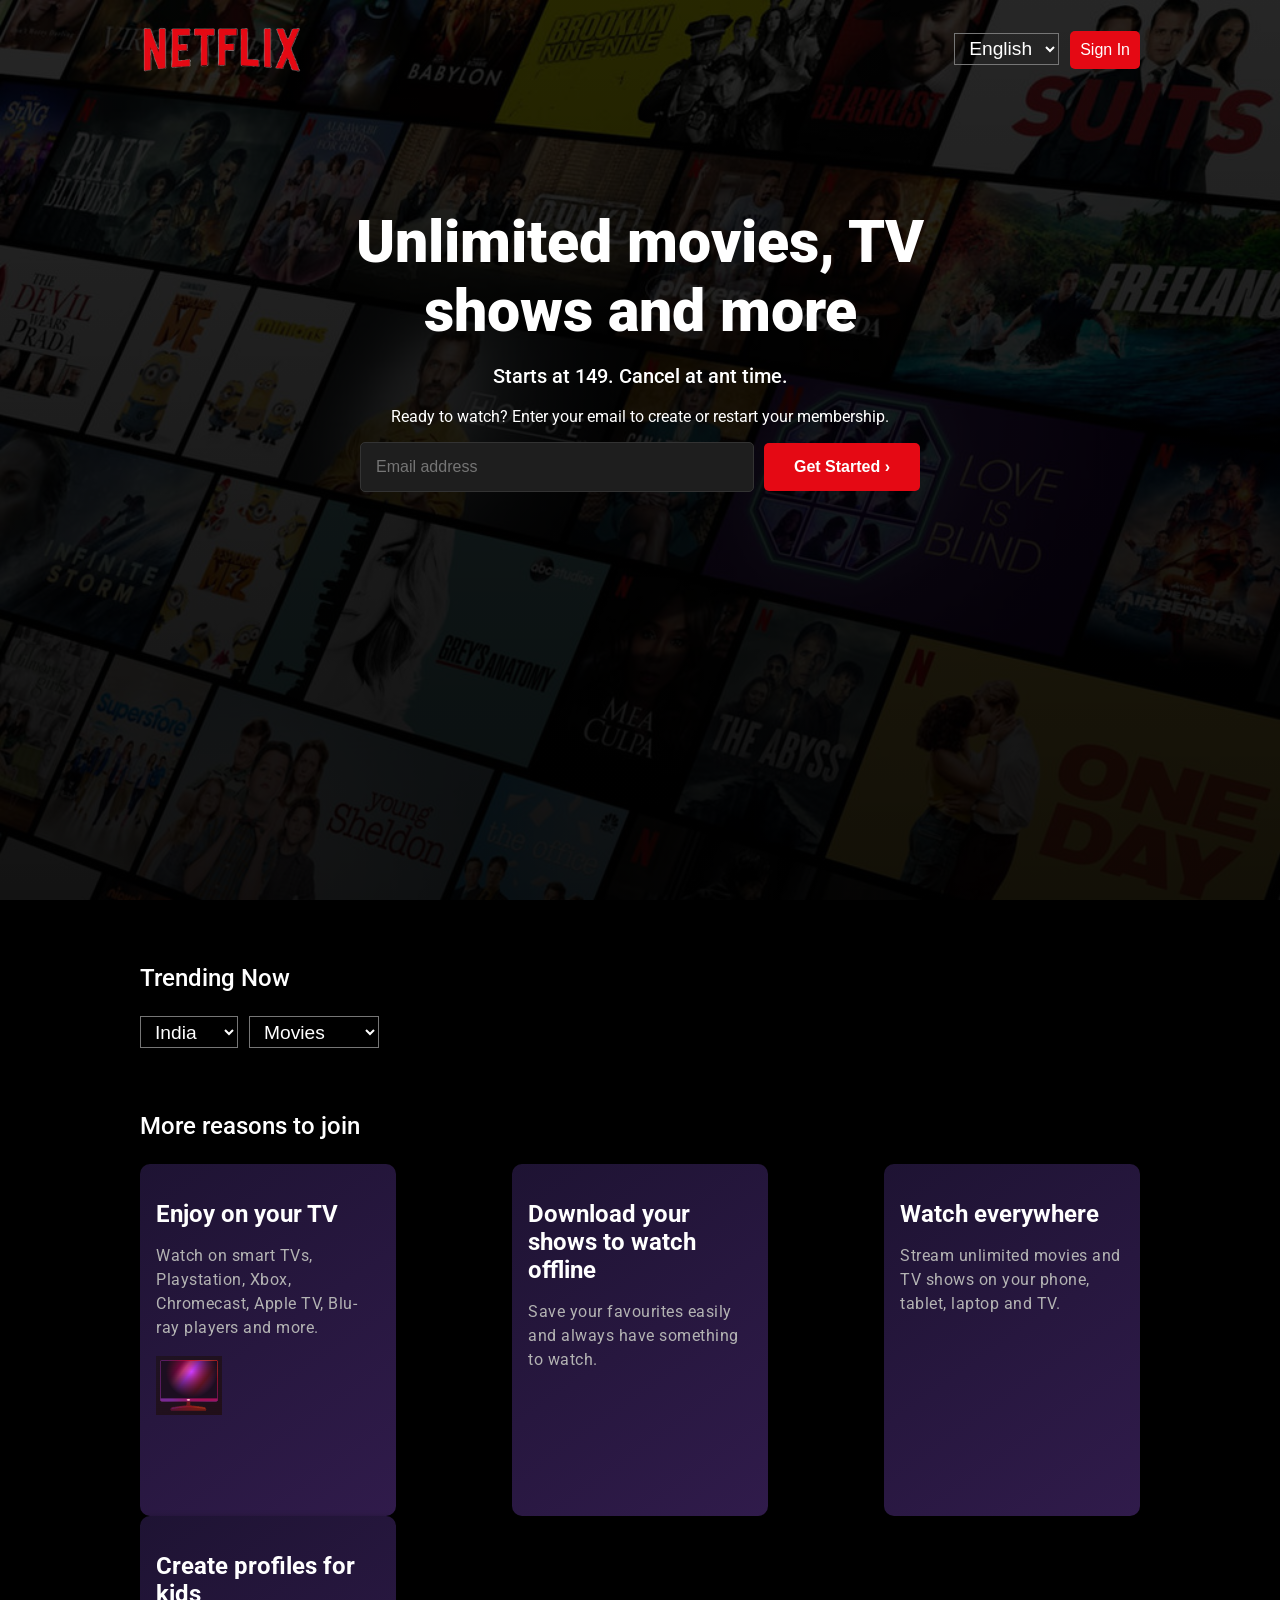
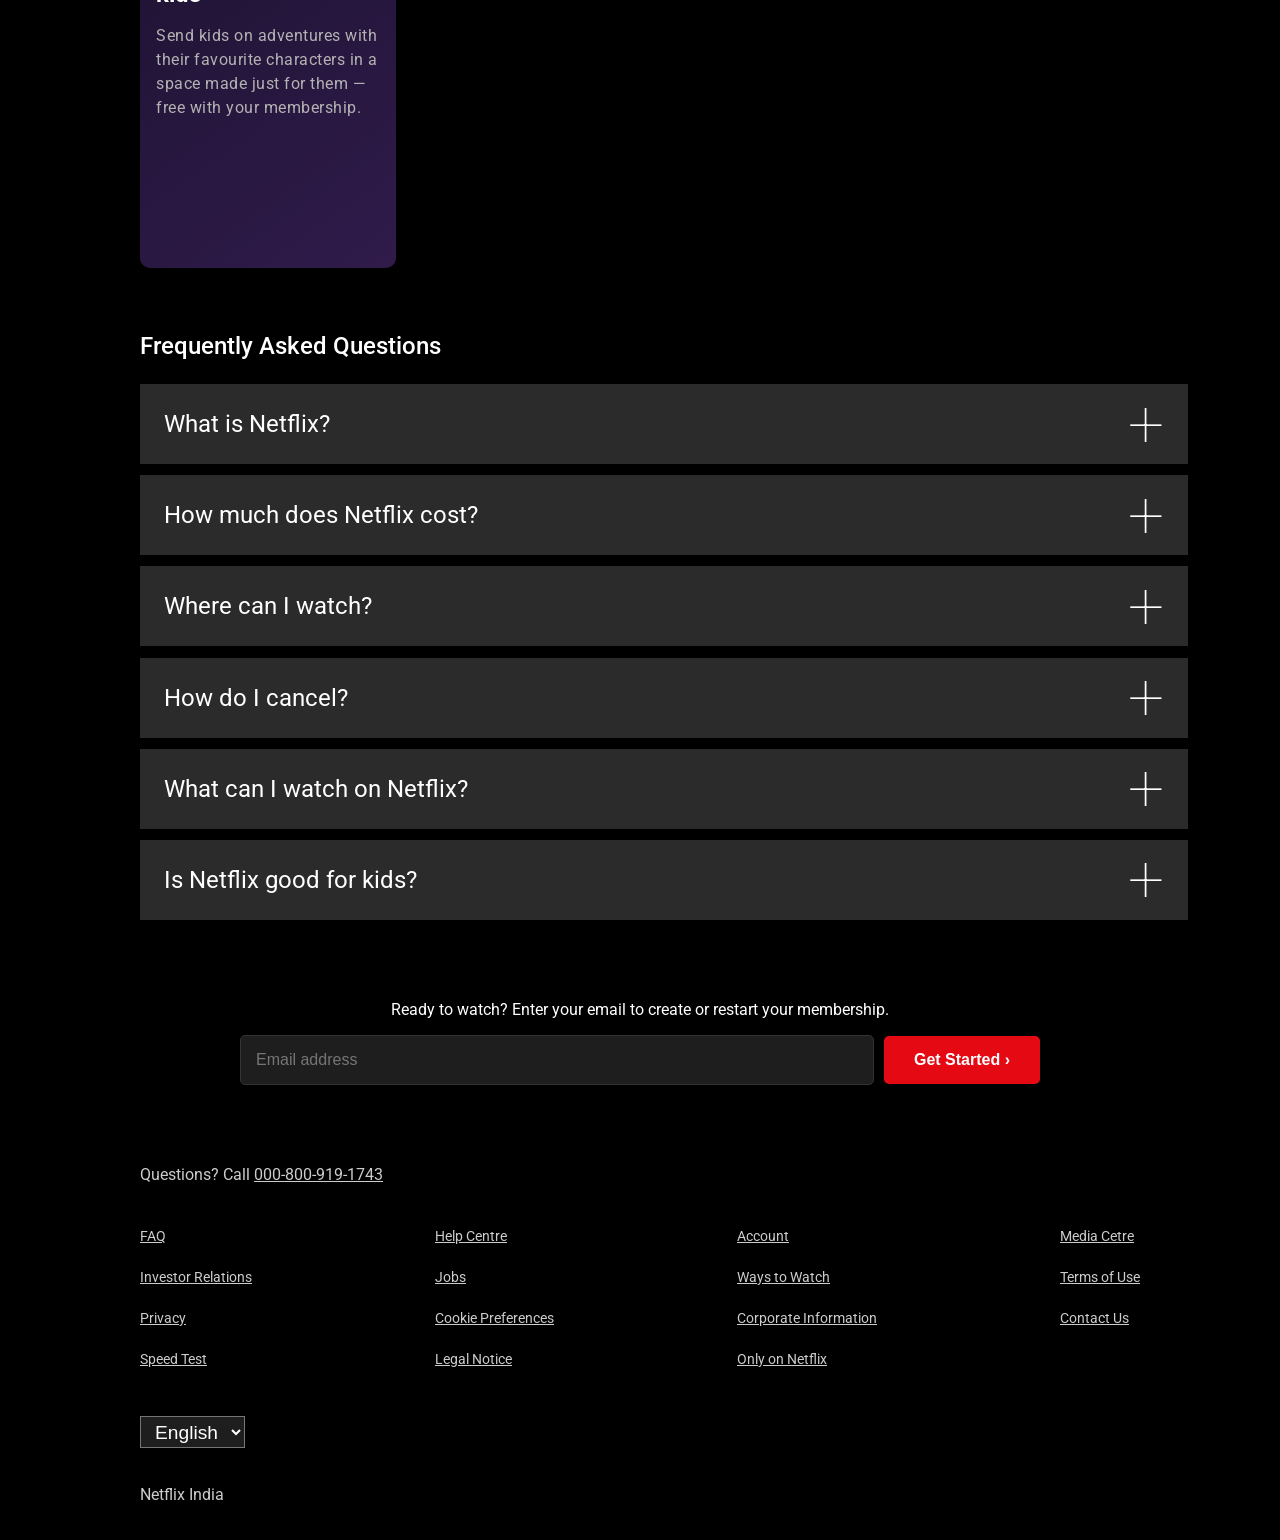
<file: index.html>
<!DOCTYPE html>
<html lang="en">
<head>
    <meta charset="UTF-8">
    <meta name="viewport" content="width=device-width, initial-scale=1.0">
    <title>Netflix India - Watch TV Shows online, Watch Movies Online</title>
    <link rel="stylesheet" href="style.css">
    <link rel="icon" href="images/netflix-icon.png">

    <link rel="preconnect" href="https://fonts.googleapis.com">
<link rel="preconnect" href="https://fonts.gstatic.com" crossorigin>
<link href="https://fonts.googleapis.com/css2?family=Bebas+Neue&family=Roboto:ital,wght@0,100..900;1,100..900&display=swap" rel="stylesheet">

</head>
<body>

    <div class="box">

        <div class="header">
            <img src="images/netflix-logo.png" height="50px">
            <div>
                <select class="dropdown">
                    <option>English</option>
                    <option>Hindi</option>
                </select>
                <a href="demo-login.html"><button class="red-btn">Sign In</button></a>
            </div>
        </div>  

        <div class="content">
            <p class="tagline">Unlimited movies, TV <br>shows and more</p>
            <p class="tagline-next">Starts at 149. Cancel at ant time.</p>
            <div class="email-section a">
                <p>Ready to watch? Enter your email to create or restart your membership.</p>
                <div class="email-form ">
                    <input type="email" placeholder="Email address" class="email-input b">
                    <a href="demo-login.html"><button class="red-btn email-button">Get Started &rsaquo;</button></a>
                </div>
            </div>
        </div>
    </div>

    <div class="container">

        <p class="heading">Trending Now</p>

        <select class="dropdown">
            <option>India</option>
            <option>Global</option>
        </select>

        <select class="dropdown">
            <option>Movies</option>
            <option>TV Shows</option>
        </select>

        <p class="heading">More reasons to join</p>

        <div class="cards-container">
            
            <div class="card">
                <h2>Enjoy on your TV</h2>
                <p>Watch on smart TVs, Playstation, Xbox, Chromecast, Apple TV, Blu-ray players and more.</p>
                <img src="images/tvcard.png" class="icon">
            </div>
            <div class="card">
                <h2>Download your shows to watch offline</h2>
                <p>Save your favourites easily and always have something to watch.</p>
            </div>
            <div class="card">
                <h2>Watch everywhere</h2>
                <p>Stream unlimited movies and TV shows on your phone, tablet, laptop and TV.</p>
            </div>
            <div class="card">
                <h2>Create profiles for kids</h2>
                <p>Send kids on adventures with their favourite characters in a space made just for them — free with your membership.</p>
            </div>

        </div>

        <p class="heading">Frequently Asked Questions</p>
        
        <div class="buttons-container">
            
            <div class="button">
                <p>What is Netflix?</p>
                <span class="plus">+</span>
            </div>
            
            <div class="button">
                <p>How much does Netflix cost?</p>
                <span class="plus">+</span>
            </div>
            
            <div class="button">
                <p>Where can I watch?</p>
                <span class="plus">+</span>
            </div>
            
            <div class="button">
                <p>How do I cancel?</p>
                <span class="plus">+</span>
            </div>

            <div class="button">
                <p>What can I watch on Netflix?</p>
                <span class="plus">+</span>
            </div>

            <div class="button">
                <p>Is Netflix good for kids?</p>
                <span class="plus">+</span>
            </div>
        
        </div>

        <div class="email-section">
            <p>Ready to watch? Enter your email to create or restart your membership.</p>
            <div class="email-form">
                <input type="email" placeholder="Email address" class="email-input">
                <button class="red-btn email-button">Get Started &rsaquo;</button>
            </div>
        </div>

        <div class="footer">

            <p style="color: #cccccc;">Questions? Call <u>000-800-919-1743</u></p>
            <div class="footer-section">

                <div class="footer-col">
                    <a href="#">FAQ</a> <br>
                    <a href="#">Investor Relations</a> <br>
                    <a href="#">Privacy</a> <br>
                    <a href="#">Speed Test</a>
                </div>

                <div class="footer-col">
                    <a href="#">Help Centre</a> <br>
                    <a href="#">Jobs</a> <br>
                    <a href="#">Cookie Preferences</a> <br>
                    <a href="#">Legal Notice</a>
                </div >

                <div class="footer-col">
                    <a href="#">Account</a> <br>
                    <a href="#">Ways to Watch</a> <br>
                    <a href="#">Corporate Information</a> <br>
                    <a href="#">Only on Netflix</a>
                </div>

                <div class="footer-col">
                    <a href="#">Media Cetre</a> <br>
                    <a href="#">Terms of Use</a> <br>
                    <a href="#">Contact Us</a>
                </div>

            </div>

            <div class="bottom">
                <select class="dropdown last">
                    <option>English</option>
                    <option>Hindi</option>
                </select>
                <a  style="text-decoration: none; color: #cccccc;">Netflix India</a>
            </div>

        </div>

    </div>

    
</body>
</html>
</file>
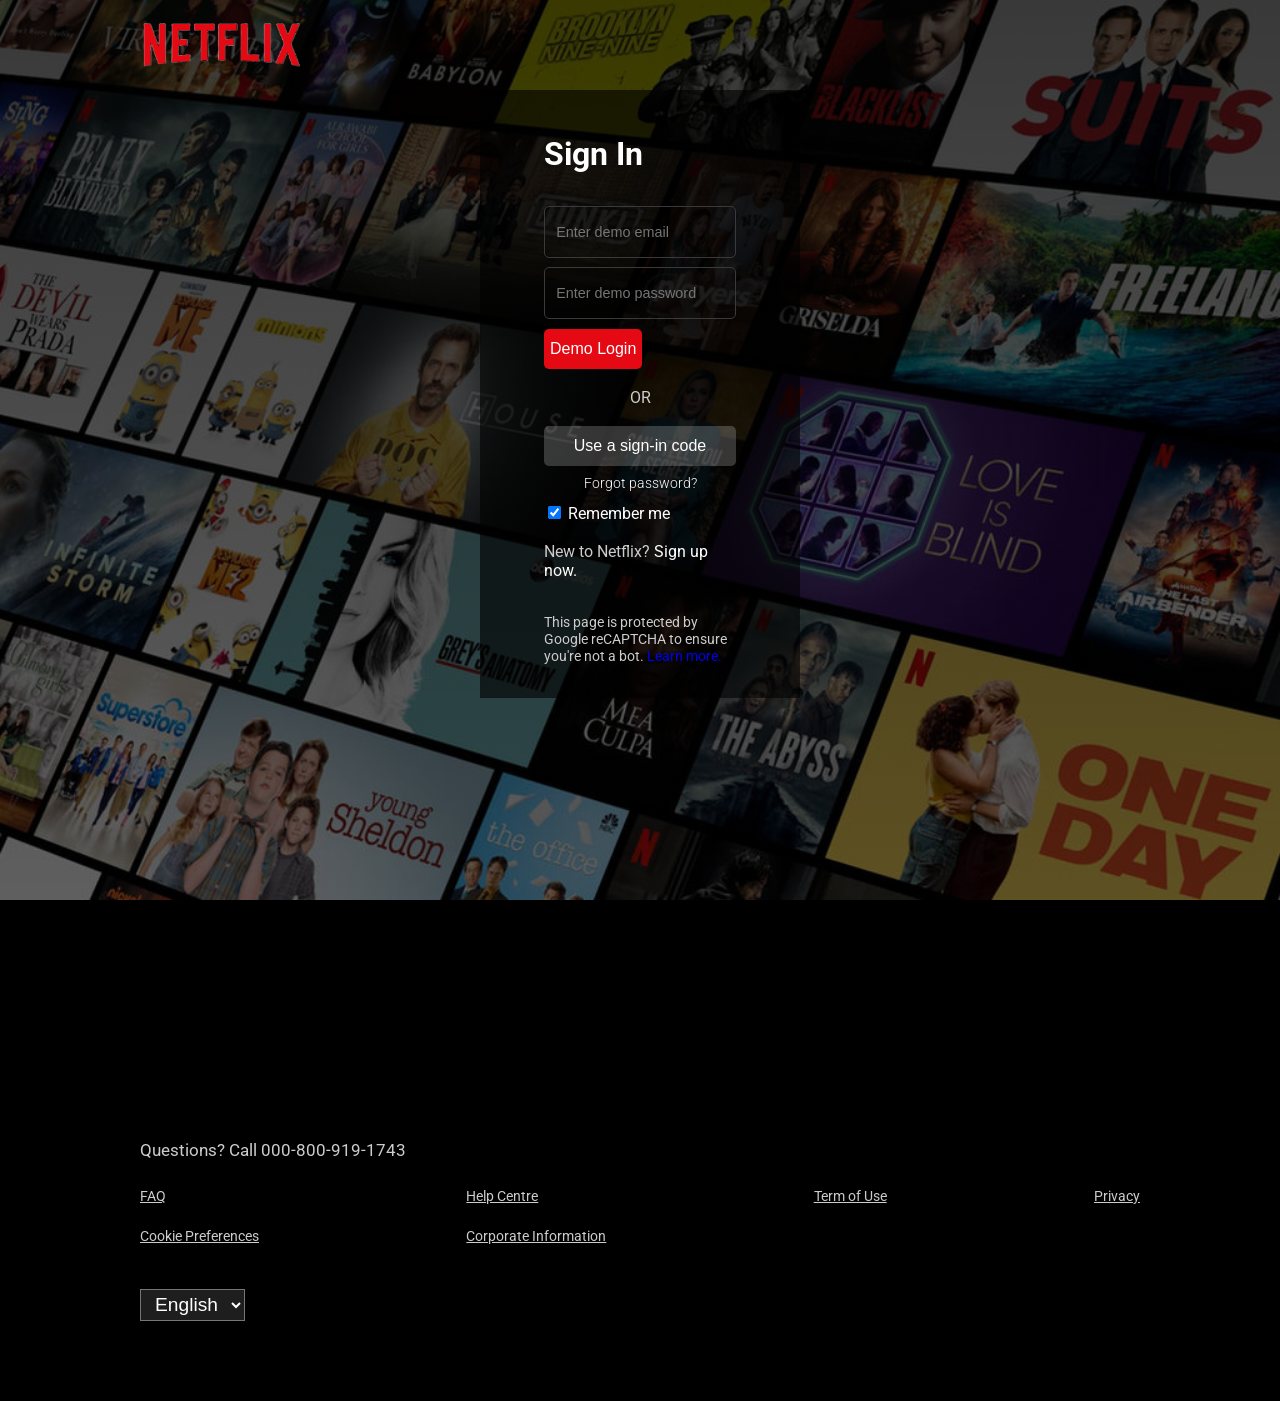
<file: demo-login.html>
<!DOCTYPE html>
<html lang="en">
<head>
    <meta charset="UTF-8">
    <meta name="viewport" content="width=device-width, initial-scale=1.0">
    <title>Netflix</title>
    <link rel="stylesheet" href="signin.css">
    <link rel="icon" href="images/netflix-icon.png">

    <link rel="preconnect" href="https://fonts.googleapis.com">
    <link rel="preconnect" href="https://fonts.gstatic.com" crossorigin>
    <link href="https://fonts.googleapis.com/css2?family=Bebas+Neue&family=Roboto:ital,wght@0,100..900;1,100..900&display=swap" rel="stylesheet">

</head>
<body>

    <div class="box">

        <div class="header">
            <img src="images/netflix-logo-signin.png" height="50px">
        </div>  

        <div class="content">
            <h2 style="font-size: 2rem;">Sign In</h2>
            <input type="email" placeholder="Enter demo email" class="email-btn">
            <input type="password" placeholder="Enter demo password" class="email-btn" >
            <a href="home.html"><button class="red-btn">Demo Login</button></a>
            <p style="text-align: center; color: #cccccc;">OR</p>
            <button class="transparent-btn">Use a sign-in code</button>
            <a href="#" class="forgot-link">Forgot password?</a>
            <span>
                <input type="checkbox" id="checkbox" checked>
                <label for="checkbox">Remember me</label>
            </span>
            <p style="color: #cccccc;">New to Netflix? <a href="#" id="sign-up-link">Sign up now.</a></p>
            <p style="font-size: 0.9rem; color: #cccccc;">This page is protected by Google reCAPTCHA to ensure you're not a bot. <a href="#" style="text-decoration: none;">Learn more.</a></p>
        </div>
    </div>
    <div class="footer">
        <p style="color: #cccccc; font-size: 1.05rem;">Questions? Call <a href="#" id="number">000-800-919-1743</a></p>
        <div class="footer-cols">
            <div class="section">
                <a href="#">FAQ</a>
                <a href="#">Cookie Preferences</a>
            </div>
            <div class="section">
                <a href="#">Help Centre</a>
                <a href="#">Corporate Information</a>
            </div>
            <div class="section">
                <a href="#">Term of Use</a>
            </div>
            <div class="section">
                <a href="#">Privacy</a>
            </div>
        </div>
        <select class="dropdown">
            <option>English</option>
            <option>Hindi</option>
        </select>
    </div> 
</body>
</html>
</file>
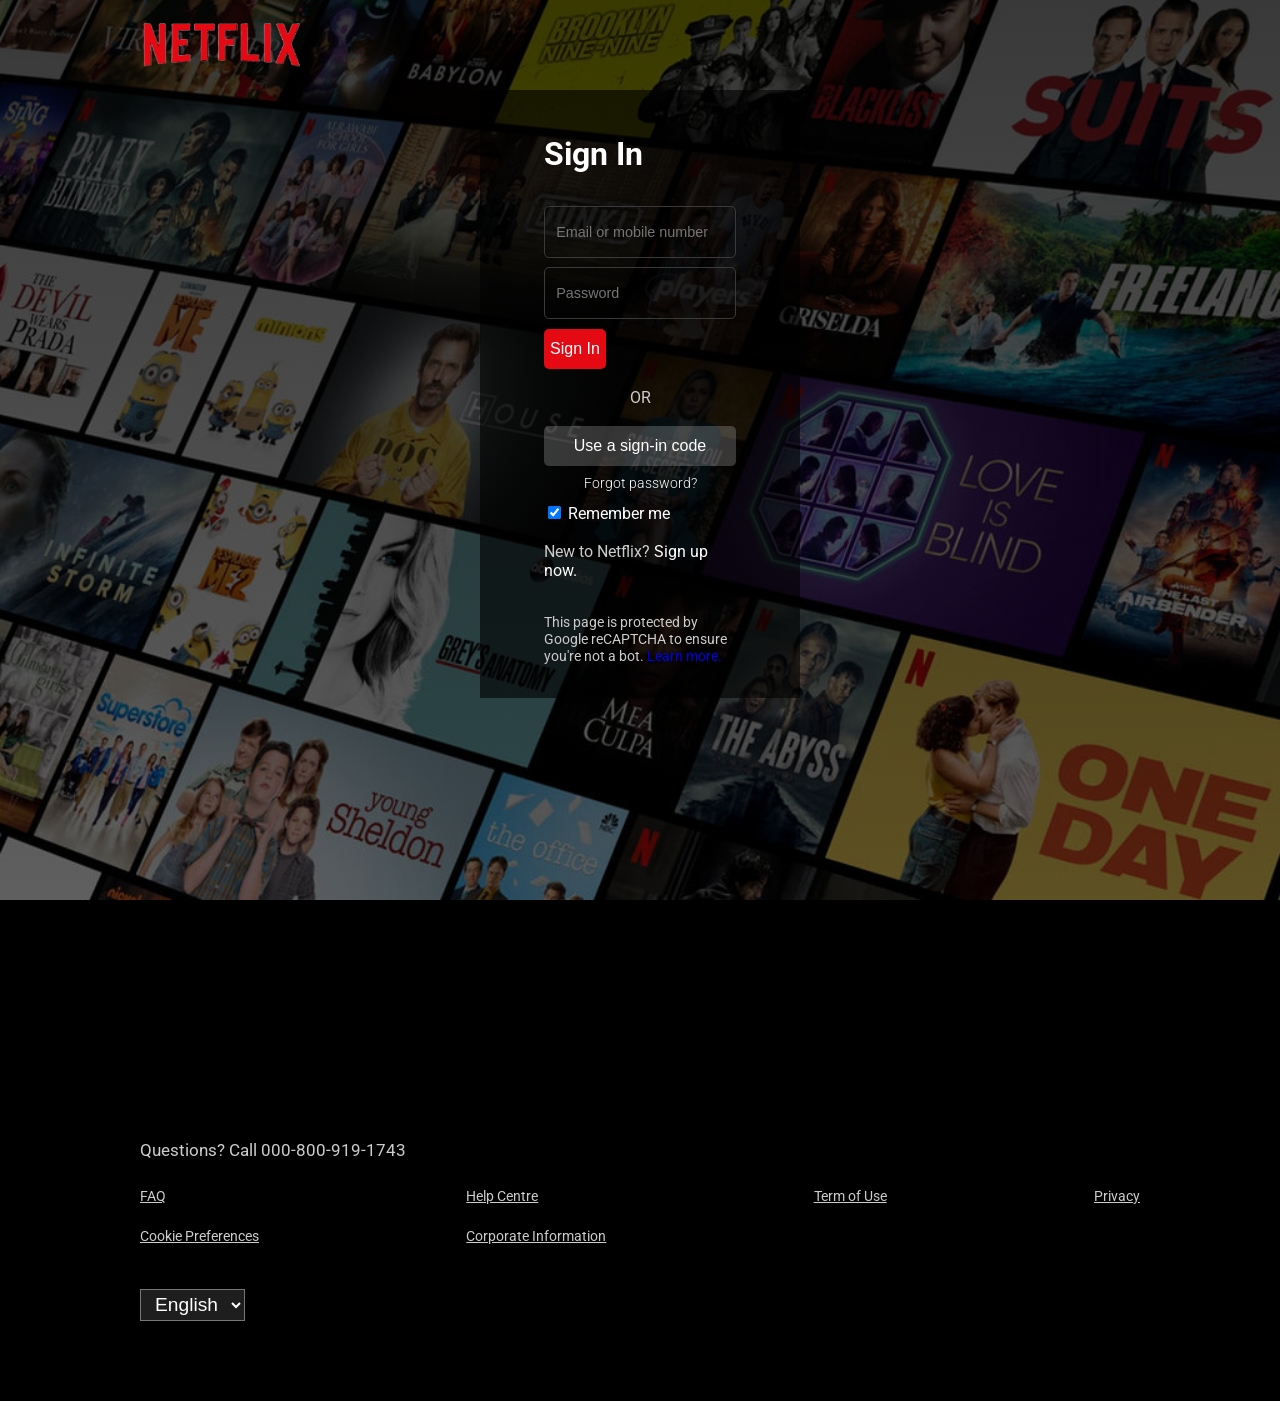
<file: demo-signin.html>
<!DOCTYPE html>
<html lang="en">
<head>
    <meta charset="UTF-8">
    <meta name="viewport" content="width=device-width, initial-scale=1.0">
    <title>Netflix</title>
    <link rel="stylesheet" href="signin.css">
    <link rel="icon" href="images/netflix-icon.png">

    <link rel="preconnect" href="https://fonts.googleapis.com">
    <link rel="preconnect" href="https://fonts.gstatic.com" crossorigin>
    <link href="https://fonts.googleapis.com/css2?family=Bebas+Neue&family=Roboto:ital,wght@0,100..900;1,100..900&display=swap" rel="stylesheet">

</head>
<body>

    <div class="box">

        <div class="header">
            <img src="images/netflix-logo-signin.png" height="50px">
        </div>  

        <div class="content">
            <h2 style="font-size: 2rem;">Sign In</h2>
            <input type="email" placeholder="Email or mobile number" class="email-btn">
            <input type="password" placeholder="Password" class="email-btn" >
            <a href="home.html"><button class="red-btn">Sign In</button></a>
            <p style="text-align: center; color: #cccccc;">OR</p>
            <button class="transparent-btn">Use a sign-in code</button>
            <a href="#" class="forgot-link">Forgot password?</a>
            <span>
                <input type="checkbox" id="checkbox" checked>
                <label for="checkbox">Remember me</label>
            </span>
            <p style="color: #cccccc;">New to Netflix? <a href="#" id="sign-up-link">Sign up now.</a></p>
            <p style="font-size: 0.9rem; color: #cccccc;">This page is protected by Google reCAPTCHA to ensure you're not a bot. <a href="#" style="text-decoration: none;">Learn more.</a></p>
        </div>
    </div>
    <div class="footer">
        <p style="color: #cccccc; font-size: 1.05rem;">Questions? Call <a href="#" id="number">000-800-919-1743</a></p>
        <div class="footer-cols">
            <div class="section">
                <a href="#">FAQ</a>
                <a href="#">Cookie Preferences</a>
            </div>
            <div class="section">
                <a href="#">Help Centre</a>
                <a href="#">Corporate Information</a>
            </div>
            <div class="section">
                <a href="#">Term of Use</a>
            </div>
            <div class="section">
                <a href="#">Privacy</a>
            </div>
        </div>
        <select class="dropdown">
            <option>English</option>
            <option>Hindi</option>
        </select>
    </div>
    
</body>
</html>
</file>
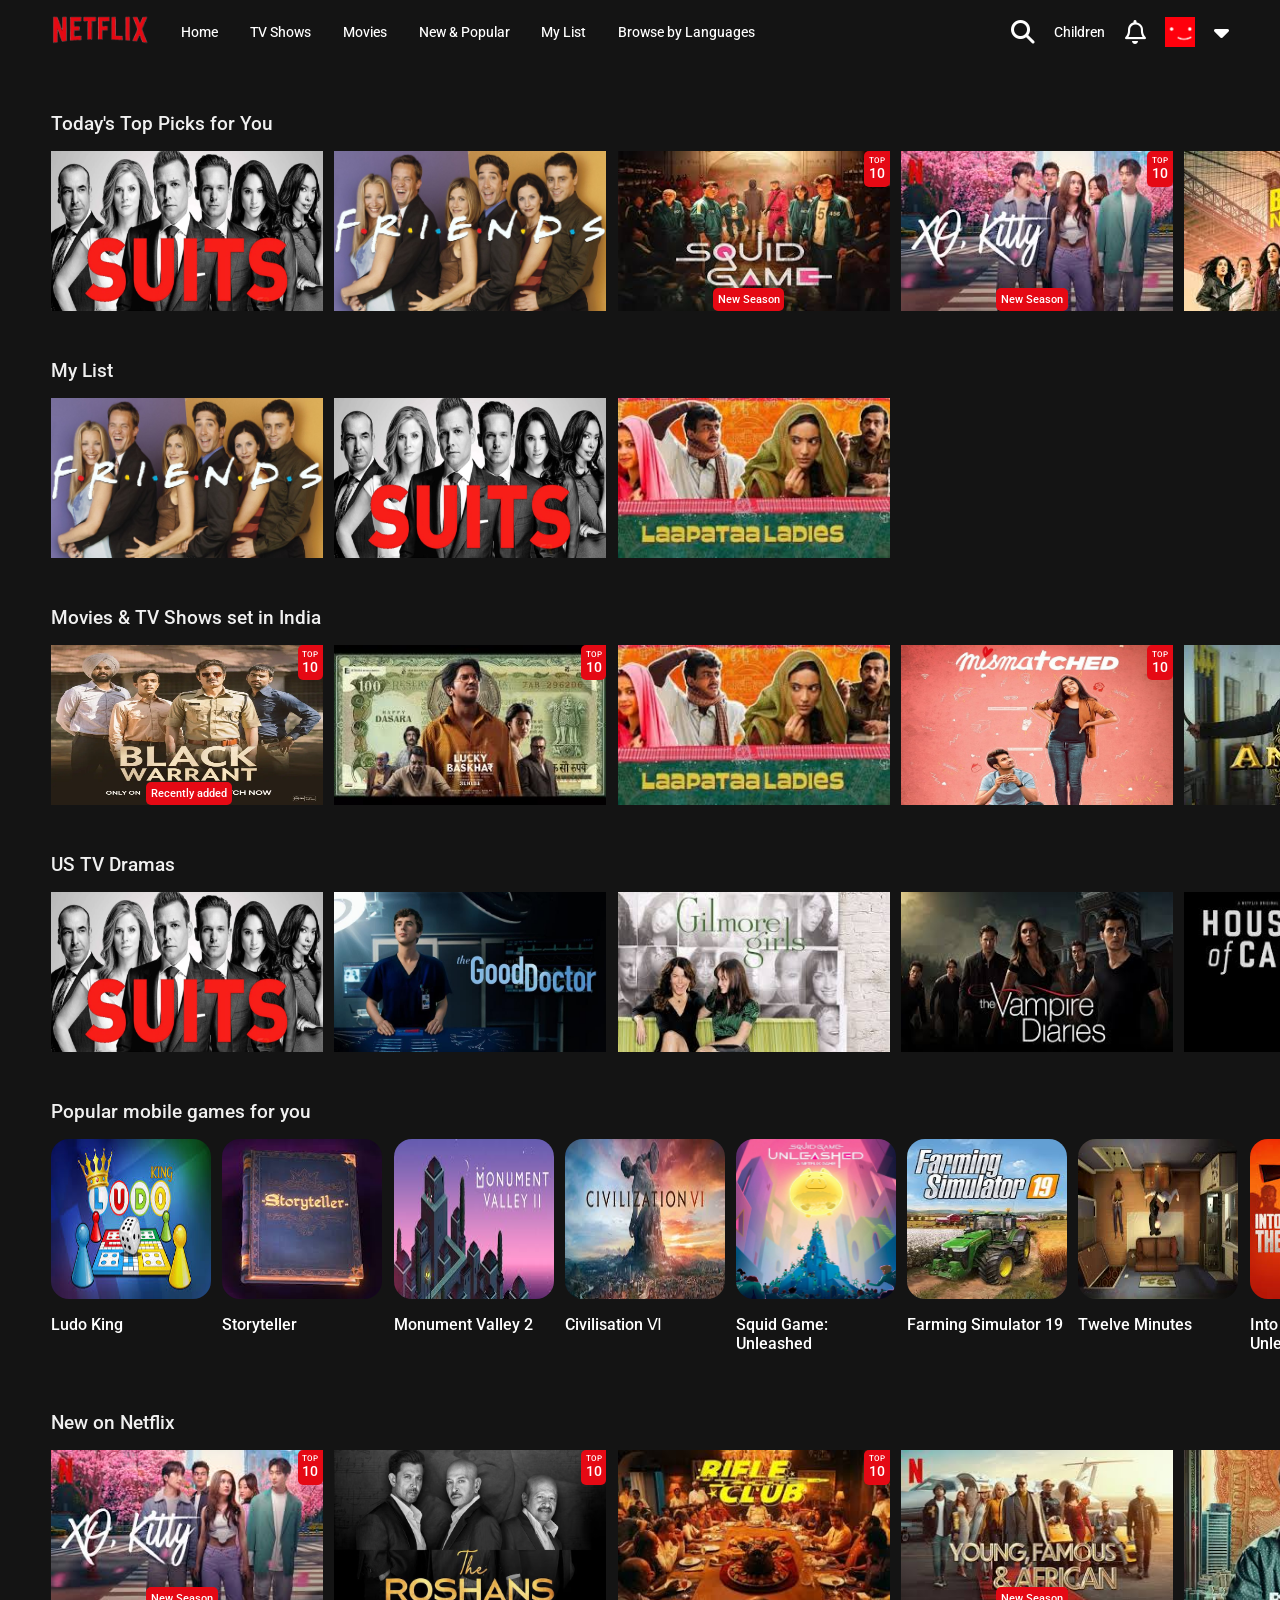
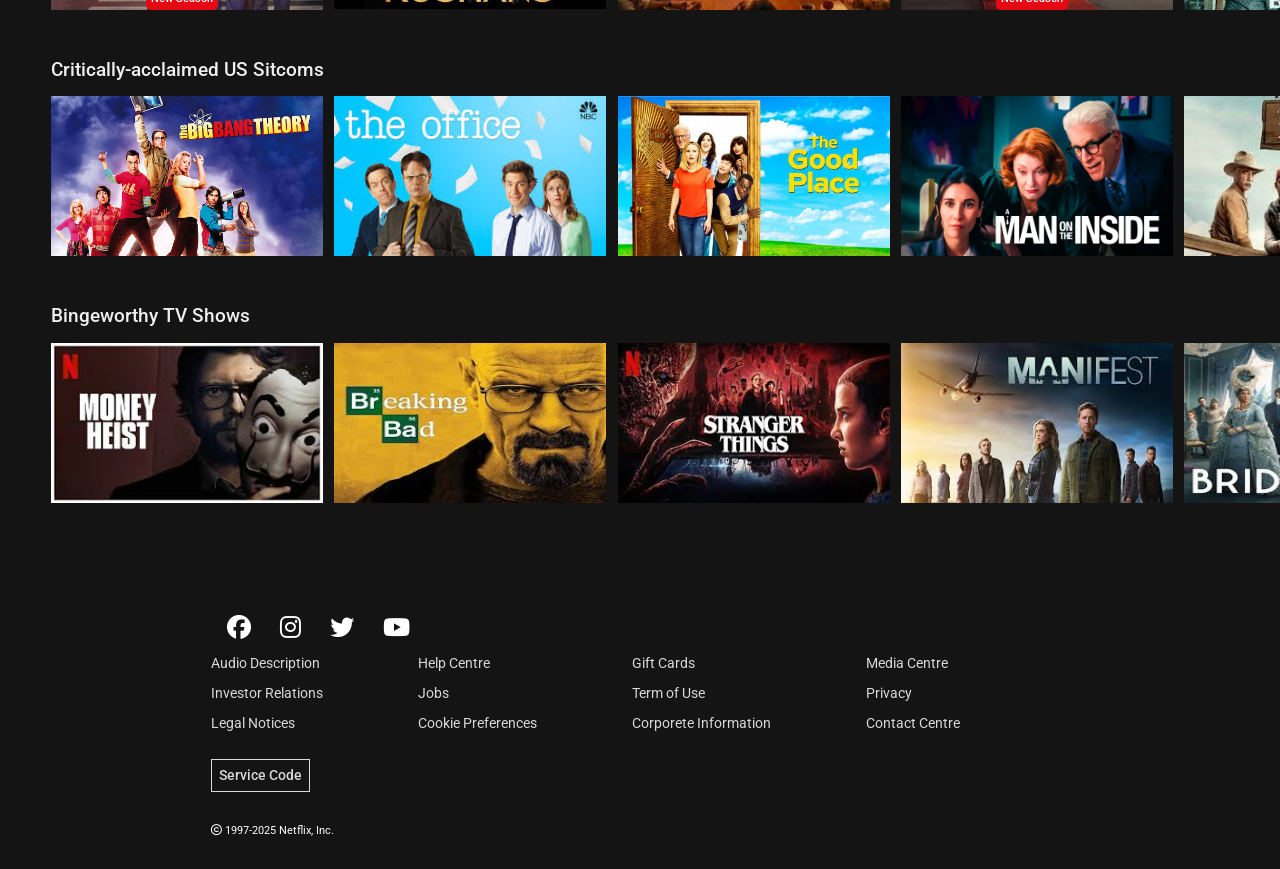
<file: home.html>
<!DOCTYPE html>
<html lang="en">
<head>
    <meta charset="UTF-8">
    <meta name="viewport" content="width=device-width, initial-scale=1.0">
    <title>Home-Netflix</title>

    <link rel="stylesheet" href="home.css">
    <link rel="icon" href="images/netflix-icon.png">

    <link rel="preconnect" href="https://fonts.googleapis.com">
    <link rel="preconnect" href="https://fonts.gstatic.com" crossorigin>
    <link href="https://fonts.googleapis.com/css2?family=Bebas+Neue&family=Roboto:ital,wght@0,100..900;1,100..900&display=swap" rel="stylesheet">

    <link rel="stylesheet" href="https://cdnjs.cloudflare.com/ajax/libs/font-awesome/6.7.2/css/all.min.css" integrity="sha512-Evv84Mr4kqVGRNSgIGL/F/aIDqQb7xQ2vcrdIwxfjThSH8CSR7PBEakCr51Ck+w+/U6swU2Im1vVX0SVk9ABhg==" crossorigin="anonymous" referrerpolicy="no-referrer" />

</head>
<body>

    <div class="navbar">
        <div class="options">
            <a href="index.html"><img src="images/netflix-logo-signin.png" height="30px" ></a>
            <a href="#">Home</a>
            <a href="#">TV Shows</a>
            <a href="#">Movies</a>
            <a href="#">New & Popular</a>
            <a href="#">My List</a>
            <a href="#">Browse by Languages</a>
        </div>
        <div class="icons">
            <i class="fa-solid fa-magnifying-glass"></i>
            <a href="#">Children</a>
            <i class="fa-regular fa-bell"></i>
            <img src="images/netflix-profile-pictures.jpg" height="30px">
            <i class="fa-solid fa-caret-down"></i>
        </div>
    </div>

    <h2 class="heading">Today's Top Picks for You</h2>
    <div class="cards-container">
        <div class="card">
            <img src="images/top-picks-card1.webp">
        </div>
        <div class="card">
            <img src="images/top-picks-card2.jpg">
        </div>
        <div class="card">
            <img src="images/top-picks-card5.jpg">
            <span class="red-badge recent-new_season">New Season</span>
            <div class="red-badge top">
                <span style="font-size: 0.5rem;">TOP</span>
                <span style="font-size: 0.9rem;">10</span>
            </div>
        </div>
        <div class="card">
            <img src="images/top-picks-card4.jpg">
            <span class="red-badge recent-new_season">New Season</span>
            <div class="red-badge top">
                <span style="font-size: 0.5rem;">TOP</span>
                <span style="font-size: 0.9rem;">10</span>
            </div>
        </div>
        <div class="card">
            <img src="images/top-picks-card3.jpg">
        </div>
        <div class="card">
            <img src="images/top-picks-card6.jpg">
        </div>
    </div>

    <h2 class="heading">My List</h2>
    <div class="cards-container">
        <div class="card">
            <img src="images/mylist-card1.jpg">
        </div>
        <div class="card">
            <img src="images/mylist-card2.webp">
        </div>
        <div class="card">
            <img src="images/mylist-card3.jpg">
        </div>
    </div>

    <h2 class="heading">Movies & TV Shows set in India</h2>
    <div class="cards-container">
        <div class="card">
            <img src="images/set-in-india-card1.webp">
            <span class="red-badge recent-new_season">Recently added</span>
            <div class="red-badge top">
                <span style="font-size: 0.5rem;">TOP</span>
                <span style="font-size: 0.9rem;">10</span>
            </div>
        </div>
        <div class="card">
            <img src="images/set-in-india-card2.jpg">
            <div class="red-badge top">
                <span style="font-size: 0.5rem;">TOP</span>
                <span style="font-size: 0.9rem;">10</span>
            </div>
        </div>
        <div class="card">
            <img src="images/set-in-india-card3.jpg">
        </div>
        <div class="card">
            <img src="images/set-in-india-card4.jpg">
            <div class="red-badge top">
                <span style="font-size: 0.5rem;">TOP</span>
                <span style="font-size: 0.9rem;">10</span>
            </div>
        </div>
        <div class="card">
            <img src="images/set-in-india-card5.jpg">
        </div>
    </div>

    <h2 class="heading">US TV Dramas</h2>
    <div class="cards-container">
        <div class="card">
            <img src="images/US-drama-card1.webp">
        </div>
        <div class="card">
            <img src="images/US-drama-card2.jpg">
        </div>
        <div class="card">
            <img src="images/US-drama-card3.jpg">
        </div>
        <div class="card">
            <img src="images/US-drama-card4.jpg">
        </div>
        <div class="card">
            <img src="images/US-drama-card5.jpg">
        </div>
    </div>

    <h2 class="heading">Popular mobile games for you</h2>
    <div class="cards-container">
        <div class="game-card">
            <img src="images/game-card1.jpg">
            <p class="game-name">Ludo King</p>
        </div>
        <div class="game-card">
            <img src="images/game-card2.jpg">
            <p class="game-name">Storyteller</p>
        </div>
        <div class="game-card">
            <img src="images/game-card3.jpg">
            <p class="game-name">Monument Valley 2</p>
        </div>
        <div class="game-card">
            <img src="images/game-card4.jpg">
            <p class="game-name">Civilisation &#8549;</p>
        </div>
        <div class="game-card">
            <img src="images/game-card5.webp">
            <p class="game-name">Squid Game: Unleashed</p>
        </div>
        <div class="game-card">
            <img src="images/game-card6.jpg">
            <p class="game-name">Farming Simulator 19</p>
        </div>
        <div class="game-card">
            <img src="images/game-card7.jpg">
            <p class="game-name">Twelve Minutes</p>
        </div>
        <div class="game-card">
            <img src="images/game-card8.jpg">
            <p class="game-name">Into the Dead 2: Unleashed</p>
        </div>
    </div>

    <h2 class="heading">New on Netflix</h2>
    <div class="cards-container">
        <div class="card">
            <img src="images/new-picks-card1.jpg">
            <span class="red-badge recent-new_season">New Season</span>
            <div class="red-badge top">
                <span style="font-size: 0.5rem;">TOP</span>
                <span style="font-size: 0.9rem;">10</span>
            </div>
        </div>
        <div class="card">
            <img src="images/new-picks-card2.avif">
            <div class="red-badge top">
                <span style="font-size: 0.5rem;">TOP</span>
                <span style="font-size: 0.9rem;">10</span>
            </div>
        </div>
        <div class="card">
            <img src="images/new-picks-card3.jpg">
            <div class="red-badge top">
                <span style="font-size: 0.5rem;">TOP</span>
                <span style="font-size: 0.9rem;">10</span>
            </div>
        </div>
        <div class="card">
            <img src="images/new-picks-card4.jpg">
            <span class="red-badge recent-new_season">New Season</span>
        </div>
        <div class="card">
            <img src="images/new-picks-card5.jpg">
            <div class="red-badge top">
                <span style="font-size: 0.5rem;">TOP</span>
                <span style="font-size: 0.9rem;">10</span>
            </div>
        </div>
    </div>

    <h2 class="heading">Critically-acclaimed US Sitcoms</h2>
    <div class="cards-container">
        <div class="card">
            <img src="images/US-sitcoms-card2.jpg">
        </div>
        <div class="card">
            <img src="images/US-sitcoms-card3.jpg">
        </div>
        <div class="card">
            <img src="images/US-sitcoms-card4.jpg">
        </div>
        <div class="card">
            <img src="images/US-sitcoms-card5.webp">
        </div>
        <div class="card">
            <img src="images/US-sitcoms-card6.jpg">
        </div>
        <div class="card">
            <img src="images/US-sitcoms-card1.jpg">
        </div>
    </div>

    <h2 class="heading">Bingeworthy TV Shows</h2>
    <div class="cards-container">
        <div class="card">
            <img src="images/bingeworthy-card1.jpg">
        </div>
        <div class="card">
            <img src="images/bingeworthy-card2.jpg">
        </div>
        <div class="card">
            <img src="images/bingeworthy-card3.jpg">
        </div>
        <div class="card">
            <img src="images/bingeworthy-card4.jpg">
        </div>
        <div class="card">
            <img src="images/bingeworthy-card5.jpg">
        </div>
    </div>

    

    <div class="footer">
        <div class="socialmedia">
            <i class="fa-brands fa-facebook"></i>
            <i class="fa-brands fa-instagram"></i>
            <i class="fa-brands fa-twitter"></i>
            <i class="fa-brands fa-youtube"></i>
        </div>
        <div class="foot-cols">
            <div class="column">
                <a href="#">Audio Description</a>
                <a href="#">Investor Relations</a>
                <a href="#">Legal Notices</a>
            </div>
            <div class="column">
                <a href="#">Help Centre</a>
                <a href="#">Jobs</a>
                <a href="#">Cookie Preferences</a>
            </div>
            <div class="column">
                <a href="#">Gift Cards</a>
                <a href="#">Term of Use</a>
                <a href="#">Corporete Information</a>
            </div>
            <div class="column">
                <a href="#">Media Centre</a>
                <a href="#">Privacy</a>
                <a href="#">Contact Centre</a>
            </div>
        </div>
        <div class="service-btn">
            Service Code
        </div>
        <div class="lastline">
            <i class="fa-regular fa-copyright"></i>
            1997-2025 Netflix, Inc.
        </div>
    </div>



    
</body>
</html>
</file>
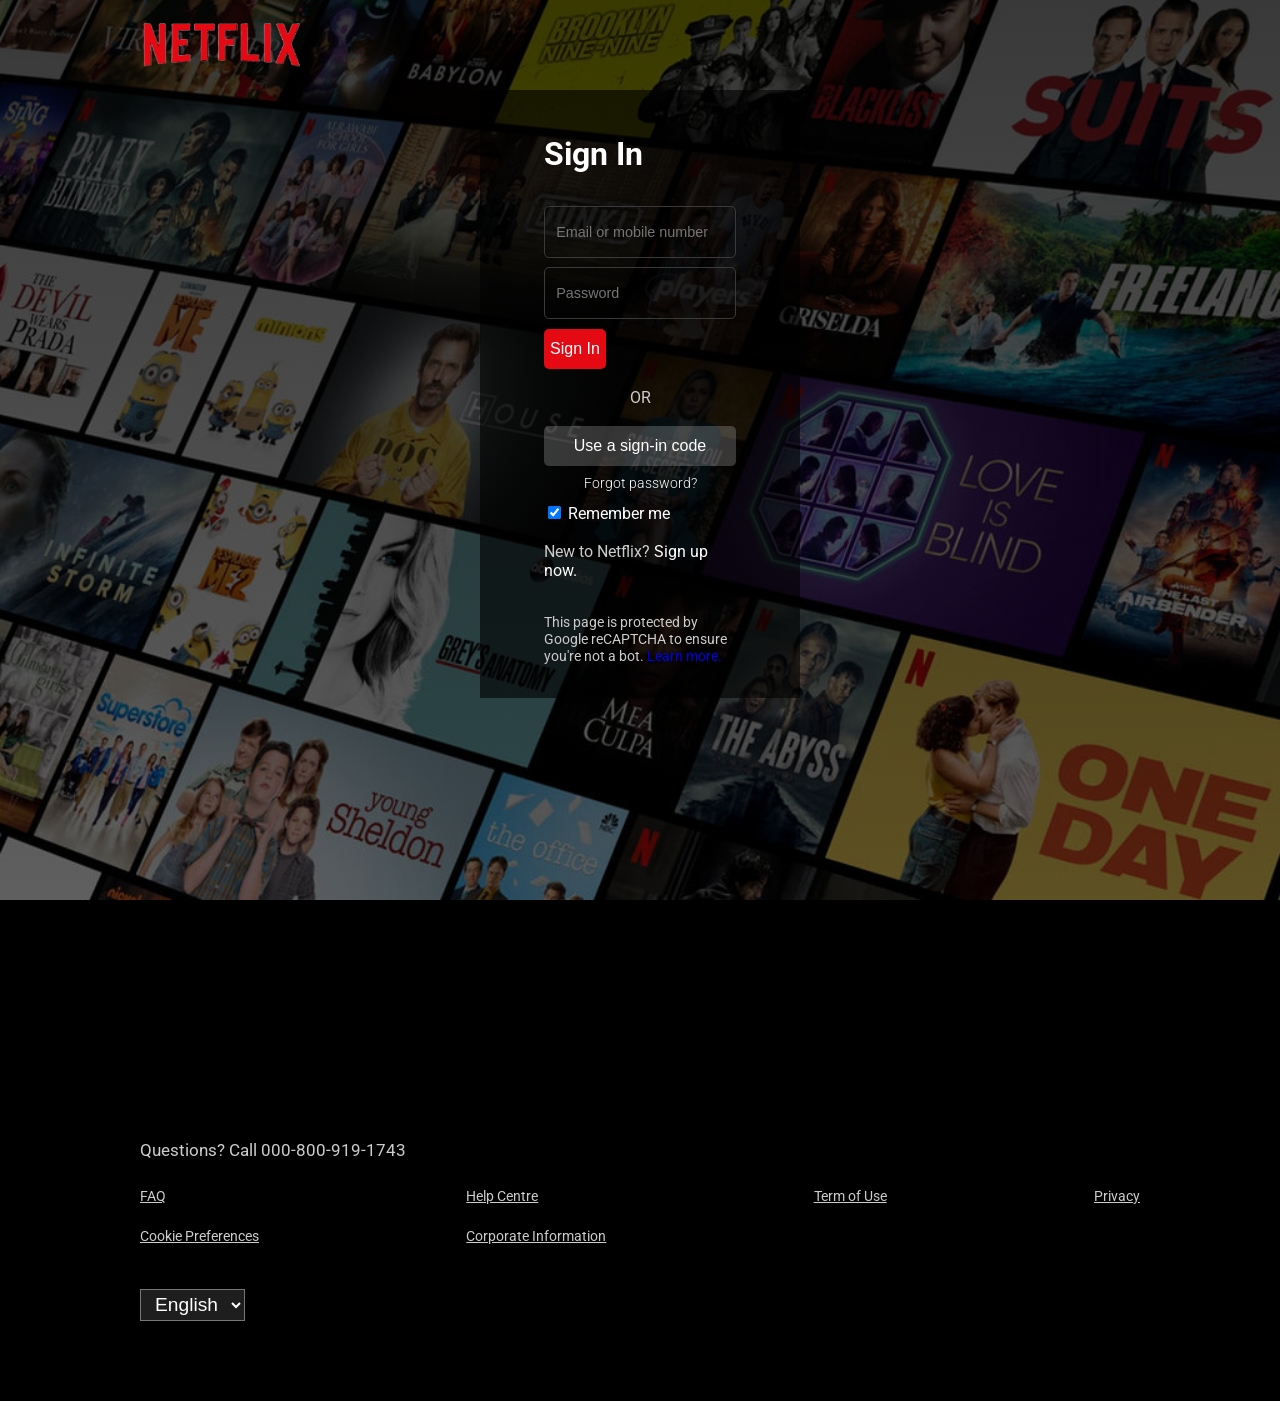
<file: signin.html>
<!DOCTYPE html>
<html lang="en">
<head>
    <meta charset="UTF-8">
    <meta name="viewport" content="width=device-width, initial-scale=1.0">
    <title>Netflix</title>
    <link rel="stylesheet" href="signin.css">
    <link rel="icon" href="images/netflix-icon.png">

    <link rel="preconnect" href="https://fonts.googleapis.com">
    <link rel="preconnect" href="https://fonts.gstatic.com" crossorigin>
    <link href="https://fonts.googleapis.com/css2?family=Bebas+Neue&family=Roboto:ital,wght@0,100..900;1,100..900&display=swap" rel="stylesheet">

</head>
<body>

    <div class="box">

        <div class="header">
            <img src="images/netflix-logo-signin.png" height="50px">
        </div>  

        <div class="content">
            <h2 style="font-size: 2rem;">Sign In</h2>
            <input type="email" placeholder="Email or mobile number" class="email-btn">
            <input type="password" placeholder="Password" class="email-btn" >
            <a href="home.html"><button class="red-btn">Sign In</button></a>
            <p style="text-align: center; color: #cccccc;">OR</p>
            <button class="transparent-btn">Use a sign-in code</button>
            <a href="#" class="forgot-link">Forgot password?</a>
            <span>
                <input type="checkbox" id="checkbox" checked>
                <label for="checkbox">Remember me</label>
            </span>
            <p style="color: #cccccc;">New to Netflix? <a href="#" id="sign-up-link">Sign up now.</a></p>
            <p style="font-size: 0.9rem; color: #cccccc;">This page is protected by Google reCAPTCHA to ensure you're not a bot. <a href="#" style="text-decoration: none;">Learn more.</a></p>
        </div>
    </div>
    <div class="footer">
        <p style="color: #cccccc; font-size: 1.05rem;">Questions? Call <a href="#" id="number">000-800-919-1743</a></p>
        <div class="footer-cols">
            <div class="section">
                <a href="#">FAQ</a>
                <a href="#">Cookie Preferences</a>
            </div>
            <div class="section">
                <a href="#">Help Centre</a>
                <a href="#">Corporate Information</a>
            </div>
            <div class="section">
                <a href="#">Term of Use</a>
            </div>
            <div class="section">
                <a href="#">Privacy</a>
            </div>
        </div>
        <select class="dropdown">
            <option>English</option>
            <option>Hindi</option>
        </select>
    </div>
    
</body>
</html>
</file>
<file: style.css>
body
{
    margin: 0;
    padding: 0;
    font-family: "Roboto", serif;
    color: white;
    background-color: black;
}
.box
{
    height: 100vh;
    width: 100%;
    background-image: linear-gradient(rgba(0, 0, 0, 0.8), rgba(0, 0, 0, 0.9)), url('images/netflix_login_background.jpg');
    background-size: cover;
    background-position: center;
}
.header
{
    height: 100px;
    padding: 0 140px 0 140px;
    display: flex;
    justify-content: space-between;
    align-items: center;
    text-align: center;
}
.red-btn
{
    padding: 10px;
    font-size: 1rem;
    font-weight: 500;
    background-color: #E50914;
    color: white;
    border: none;
    border-radius: 5px;
    cursor: pointer;
}
.red-btn:hover
{
    background-color: #B00710;
}
.dropdown
{
    height: 2rem;
    padding: 0 10px 0 10px;
    font-size: 1.2rem;
    color: white;
    background: transparent;
    margin-right: 7px;
}
.dropdown option
{
    color: black;
}
.content
{
    text-align: center ;
}
.tagline
{
    font-size: 3.7rem;
    font-weight: 900;
    padding-top: 3rem;
}
.tagline-next
{
    font-size:1.25rem ;
    margin-top: -40px;
    font-weight: 500;
}

.container
{
    padding: 0 140px 0 140px;
}

.heading
{
    font-size: 1.5rem;
    font-weight: 500;
    margin-top: 4rem;
}

.cards-container
{
    display: flex;
    flex-wrap: wrap;
    justify-content: space-between;
    width: 100%;
}

.card
{
    width: 14rem;
    height: 20rem;
    padding: 1rem;
    border-radius: 10px; 
    background: linear-gradient(145deg, #1e1333, #301b4b); 
    box-shadow: 0px 4px 8px rgba(0, 0, 0, 0.6); 
}
.card h2 
{
    font-size: 1.5rem;
    margin-bottom: 10px;
}
.card p 
{
    font-size: 1rem;
    line-height: 1.5;
    letter-spacing: 0.5px;
    color: #B3B3B3;
}

.buttons-container 
{
    display: flex;
    flex-direction: column; 
    gap: 0.7rem; 
    flex-wrap: wrap;
}
.button 
{
    background-color: #2b2b2b; 
    width: 100%;
    height: 5rem;
    display: flex;
    justify-content: space-between;
    align-items: center;
    cursor: pointer;
    font-size: 1.5rem;
    padding:0 1.5rem ;
    transition: background-color 0.3s;
}
.button:hover 
{
    background-color: #444;
}
.plus 
{
    font-size: 4rem;
    font-weight: 100;
}



.email-section 
{
    text-align: center;
    margin: 5rem auto;
    max-width: 50rem;
    color: white;
}
.email-form 
{
    display: flex;
    justify-content: center;
    align-items: center;
    flex-wrap: wrap;
    gap: 10px;
}
.email-input 
{
    flex: 1;
    max-width: 40rem;
    padding: 15px;
    font-size: 1rem;
    border: 1px solid #333;
    border-radius: 5px;
    background-color: #1e1e1e;
    color: white;
}
.a
{
    max-width: 35rem ;
    margin-top: -1px;
}
.b
{
    max-width: 25rem;
}

.email-button 
{
    height: auto;
    padding: 15px 30px;
    font-weight: bold;
    transition: background-color 0.3s, transform 0.2s;
}

.footer-section
{
    display: flex;
    justify-content: space-between;
    width: auto;
    line-height: 2.5rem;
    margin-top: 2rem;
}
.footer-section .footer-col a
{
    color: #cccccc;
    text-decoration: underline;
    font-size: 0.90rem;
}
.bottom
{
    height: 10rem;
    display: flex;
    flex-direction: column;
    justify-content: space-evenly;
}
.last
{
    background-color: #1e1e1e;
    width: fit-content;
}
/* Tablet */
@media (max-width: 1024px)
{
    .header,
    .container
    {
        padding: 0 50px;
    }

    .tagline
    {
        font-size: 3rem;
    }

    .cards-container
    {
        gap: 1rem;
        justify-content: center;
    }

    .card
    {
        width: 18rem;
        margin-bottom: 1rem;
    }
}

/* Mobile */
@media (max-width: 768px)
{
    .header
    {
        padding: 0 20px;
        flex-direction: column;
        height: auto;
        gap: 1rem;
    }

    .container
    {
        padding: 0 20px;
    }

    .tagline
    {
        font-size: 2.2rem;
        padding-top: 2rem;
    }

    .tagline-next
    {
        font-size: 1rem;
        margin-top: -20px;
    }

    .email-form
    {
        flex-direction: column;
    }

    .email-input,
    .b
    {
        width: 90%;
        max-width: 90%;
    }

    .email-button
    {
        width: 90%;
    }

    .card
    {
        width: 100%;
        height: auto;
    }

    .button
    {
        font-size: 1rem;
        height: auto;
        padding: 1rem;
    }

    .plus
    {
        font-size: 2rem;
    }

    .footer-section
    {
        flex-direction: column;
        gap: 1rem;
    }
}
</file>
<file: signin.css>
body
{
    margin: 0;
    padding: 0;
    font-family: "Roboto", serif;
    color: white;
    background-color: black;
}
.box
{
    min-height: 100vh;
    width: 100%;
    background-image: linear-gradient(rgba(0, 0, 0, 0.7), rgba(0, 0, 0, 0.5)), url('images/netflix_login_background.jpg');
    background-size: cover;
    background-position: center;
}
.header
{
    height: 90px;
    padding: 0 140px 0 140px;
    display: flex;
    align-items: center;
}
.content
{
    background: linear-gradient(rgba(0, 0, 0, 0.6), rgba(0, 0, 0, 0.6));
    display: flex;
    flex-direction: column;
    justify-content: space-evenly;
    width: 20rem;
    min-height: 38rem;
    margin: 0 auto;
    padding: 1rem 4rem ;
    box-sizing: border-box;
}
.email-btn
{
    height: 3rem;
    background:transparent;
    border: 1px solid #3a3a3a;
    border-radius: 5px;
    font-size: 0.9rem;
    font-weight: 200;
    color: #cccccc;
    padding-left: 0.7rem;
    margin: 0.2rem 0;
}
.red-btn    
{
   
    height: 2.5rem;
    margin-top: 0.2rem ;
    background-color: #E50914;
    color: white;
    border: none;
    border-radius: 5px;
    font-size: 1rem;
    font-weight: 525;
    cursor: pointer;
}
.red-btn:hover
{
    background-color: #B00710;
}
.transparent-btn
{
    height: 2.5rem;
    background: rgba(255, 255, 255, 0.2);
    border: none;
    color: white;
    border-radius: 5px;
    font-size: 1rem;
    font-weight: 525;
    cursor: pointer;
}
.transparent-btn:hover
{
    background: rgba(255, 255, 255, 0.1);
}
.forgot-link
{
    text-align: center;
    text-decoration: none;
    color: white;
    line-height: 2rem;
    font-weight: 300;
    font-size: 0.9rem;
}
.forgot-link:hover
{
    color: #cccccc;
    text-decoration: underline;
}
#sign-up-link
{
    text-decoration: none; 
    color: white;
}
#sign-up-link:hover
{
    text-decoration: underline;
}
.footer
{
    margin-top: 15rem;
    padding-left: 140px;
    padding-right: 140px;
    margin-bottom: 5rem;
}
.footer-cols
{
    display: flex;
    flex-direction:row ;
    justify-content: space-between;
}
.section
{
    display: flex;
    flex-direction: column;
    line-height: 2.5rem;
}
.section a
{
    text-decoration: underline;
    color: #cccccc;
    font-size: 0.9rem;
}
#number 
{
    text-decoration: none;
    color: #cccccc;
    font-size: 1.05rem;
}
#number:hover
{
    text-decoration: underline;
}
.dropdown
{
    height: 2rem;
    width: fit-content;
    padding: 0 10px 0 10px;
    font-size: 1.2rem;
    color: white;
    background-color: #1e1e1e;
    margin-right: 7px;
    margin-top: 2rem;
}
.dropdown option
{
    color: black;
}
/* Tablet */
@media (max-width: 1024px)
{
    .header,
    .footer
    {
        padding-left: 50px;
        padding-right: 50px;
    }
}

/* Mobile */
@media (max-width: 768px)
{
    .header
    {
        padding: 20px;
        justify-content: center;
    }

    .content
    {
        width: min(90%, 400px);
        padding: 2rem;
        min-height: auto;
        box-sizing: border-box;
    }

    .footer
    {
        margin-top: 3rem;
        padding: 20px;
    }

    .footer-cols
    {
        flex-direction: column;
        gap: 1rem;
    }

    .dropdown
    {
        width: 100%;
    }
}
</file>
<file: home.css>
body
{
    margin: 0;
    padding-top: 64px;
    margin-left: 51.2px;
    font-family: "Roboto", serif;
    background-color: #141414;
    color: white;
}
.navbar
{
    height: 64px;
    width: 100%;
    background-color: #141414;
    display: flex;
    flex-direction: row;
    justify-content: space-between;
    position: fixed;
    top: 0;
    margin-left: -51.2px;
    z-index: 1 ;
}
.options
{
    width: 55%;
    display: flex;
    align-items: center;
    justify-content: space-between;
    position: relative;
    margin-left: 51.2px;
}
.icons
{
    width: 17%;
    display: flex;
    flex-direction: row;
    align-items: center;
    justify-content: space-between;
    position: relative;
    margin-right: 51.2px;
}
.navbar a
{
    text-decoration: none;
    color: white;
    font-weight: 450;
    font-size: 0.9rem;
}
.options a:hover
{
    color: #cccccc;
}
.icons i
{
    color: white;
    font-size: 1.5rem;
    cursor: pointer;
}
.heading
{
    font-size: 1.2rem;
    font-weight: 500;
    color: #f0f0f0;
    margin-top: 3rem;
}
.cards-container
{
    display: flex;
    flex-direction: row;
    gap: 0.7rem;
    
    width: 100%;
    overflow-x: auto;
    width: 100%;
}
.cards-container::-webkit-scrollbar 
{
    display: none;
}
.card
{
    height: 10rem;
    width: 17rem;
    position: relative; 
}
.red-badge
{   
    background-color: #E50914;
    color: white;
    font-size: 0.7rem;
    font-weight: 500;
    padding: 0.3rem;
    border-radius: 5px;
}
.recent-new_season
{
    position: absolute;
    bottom: 0;
    left: 35%;
}
.top    
{
    display: flex;
    flex-direction: column;
    width: fit-content;
    text-align: center;
    border-top-right-radius: 0 ;
    position: absolute;
    top: 0;
    right: 0;
}
.card img
{
    height: 10rem;
    width: 17rem;
    display: block;
    object-fit: fill;
}
.game-card
{
    height: 14rem;
    width: 10rem;
    border-radius: 18px;
    position: relative;
}
.game-card img
{
    height: 10rem;
    width: 10rem;
    display: block;
    object-fit: fill;
    border-radius: 18px;
}
.game-name
{
    font-size: 1rem;
    font-weight: 500;
    color: white;
}

.footer
{
    margin: 7rem 20rem 2rem 10rem;
}
.socialmedia
{
    display: flex;
    gap: 1.8rem;
    font-size: 1.5rem;
    padding-left: 1rem;
}
.socialmedia i 
{
    cursor: pointer;
}
.foot-cols
{
    display: flex;
    justify-content: space-between;
    margin-top: 1rem;
}
.column
{
    display: flex;
    flex-direction: column;
    gap: 0.8rem ;
    
}
.column a
{
    text-decoration: none;
    font-size: 0.9rem;
    color: #d9d9d9;
}
.column a:hover
{
    text-decoration: underline;
}
.service-btn
{
    border: 1px solid #d9d9d9;
    width: fit-content;
    margin-top: 1.7rem;
    padding: 7px;
    font-size: 0.9rem;
    font-weight: 500;
    color: #d9d9d9;
    cursor: pointer;
}
.service-btn:hover
{
    color: white;
}
.lastline
{
    font-size: 0.7rem;
    padding-top: 2rem;
    cursor: default;
}

.box
{
    height: 100vh;
    background: url(https://youtu.be/85z53bAebsI);
}
/* Tablet */
@media (max-width: 1024px)
{
    body
    {
        margin-left: 20px;
    }

    .navbar
    {
        margin-left: -20px;
    }

    .options
    {
        width: 70%;
        margin-left: 20px;
    }

    .icons
    {
        width: 25%;
        margin-right: 20px;
    }

    .footer
    {
        margin: 5rem 3rem;
    }
}

/* Mobile */
@media (max-width: 768px)
{
    body
    {
        margin-left: 10px;
        padding-top: 120px;
    }

    .navbar
    {
        flex-direction: column;
        height: auto;
        padding: 1rem 0;
        margin-left: -10px;
    }

    .options,
    .icons
    {
        width: 100%;
        flex-wrap: wrap;
        justify-content: center;
        gap: 1rem;
        margin: 0;
    }

    .card
    {
        width: 12rem;
        height: 7rem;
    }

    .card img
    {
        width: 12rem;
        height: 7rem;
    }

    .game-card
    {
        width: 8rem;
    }

    .game-card img
    {
        width: 8rem;
        height: 8rem;
    }

    .footer
    {
        margin: 4rem 1rem;
    }

    .foot-cols
    {
        flex-direction: column;
        gap: 1rem;
    }

    .socialmedia
    {
        justify-content: center;
    }
}
</file>
